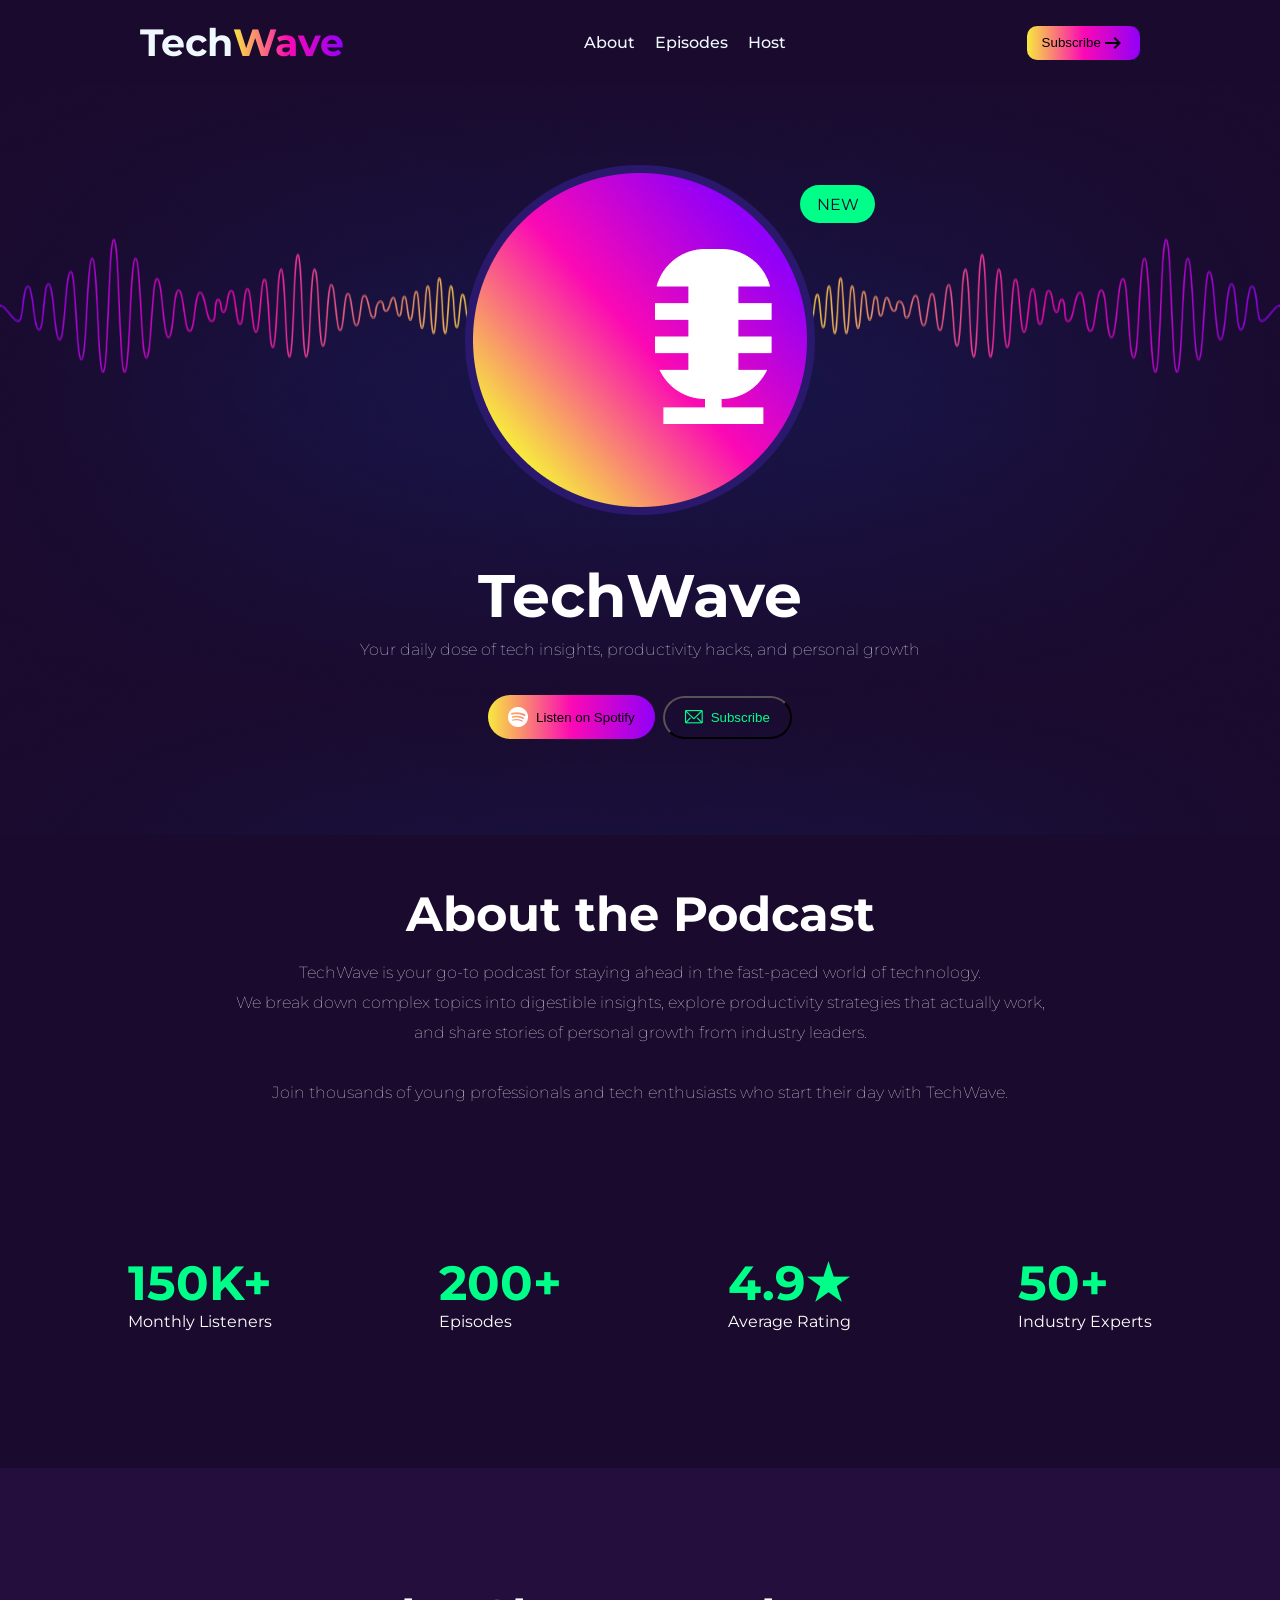
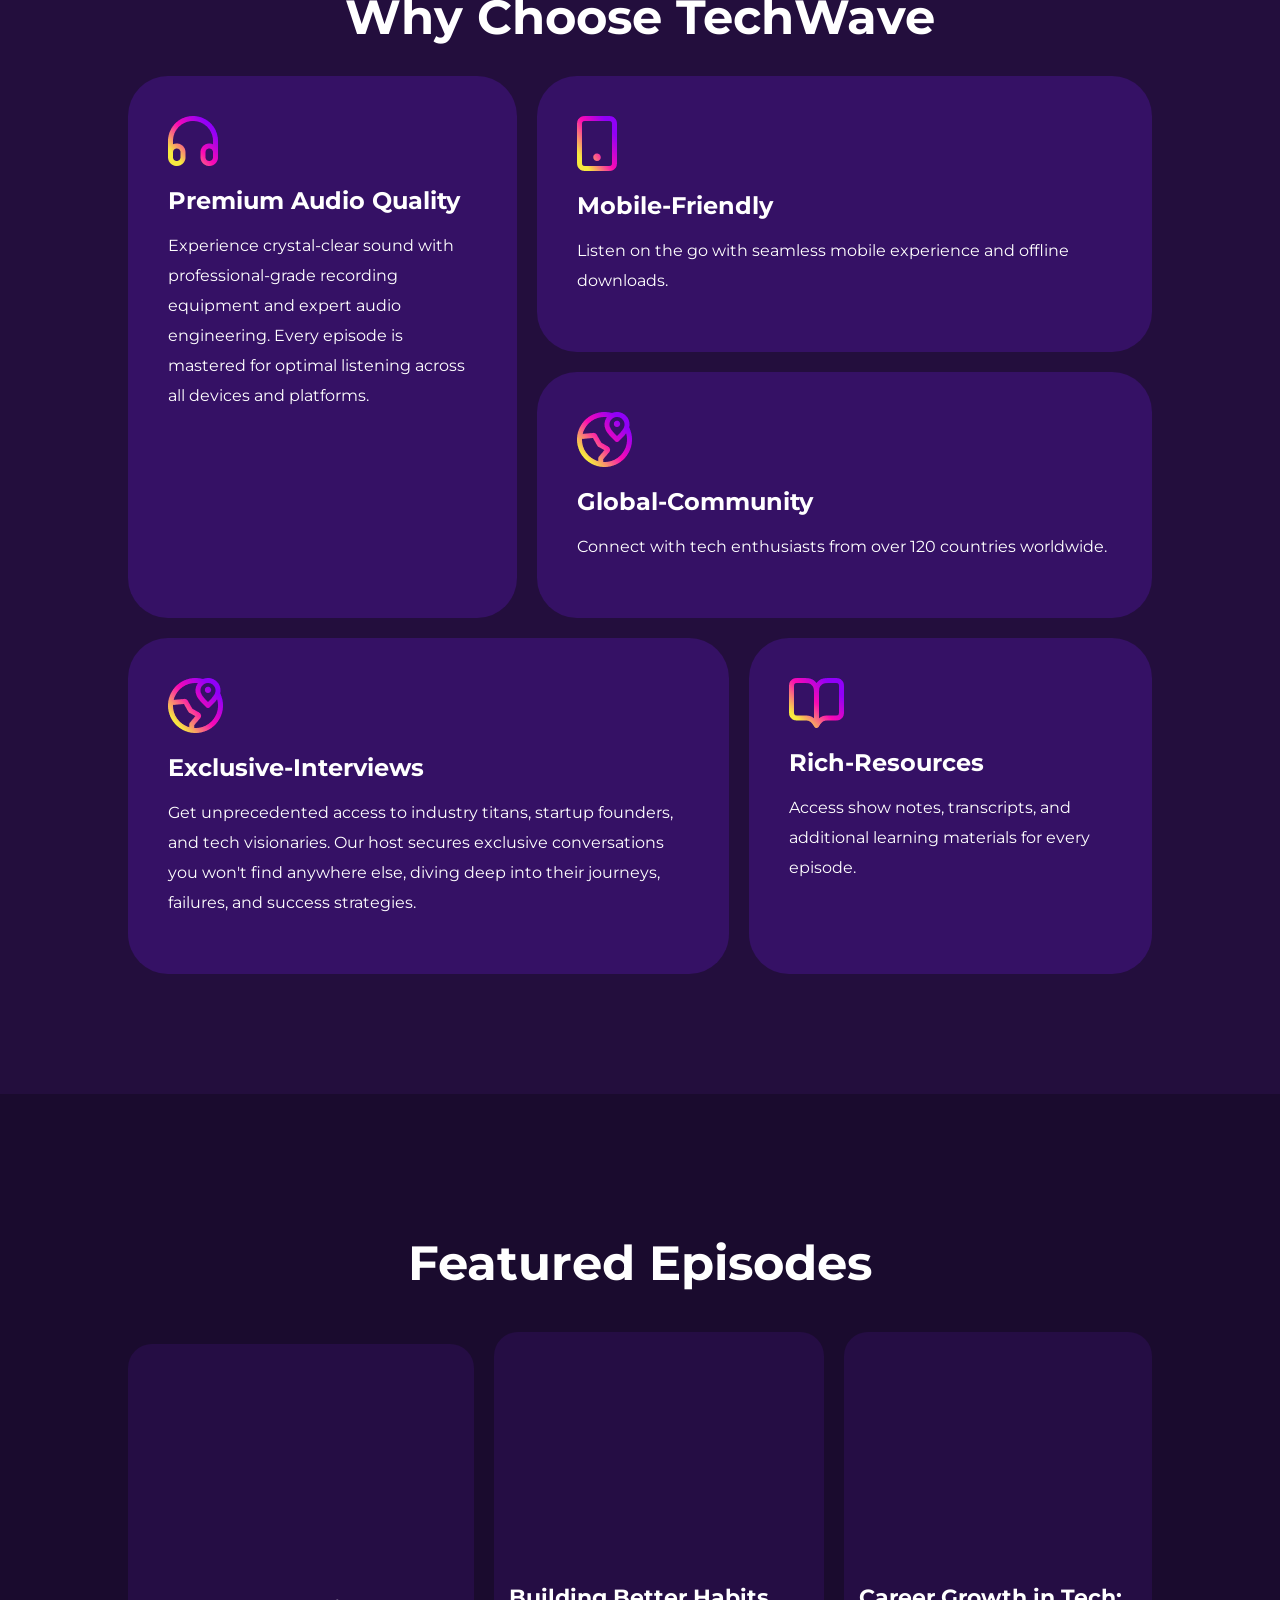
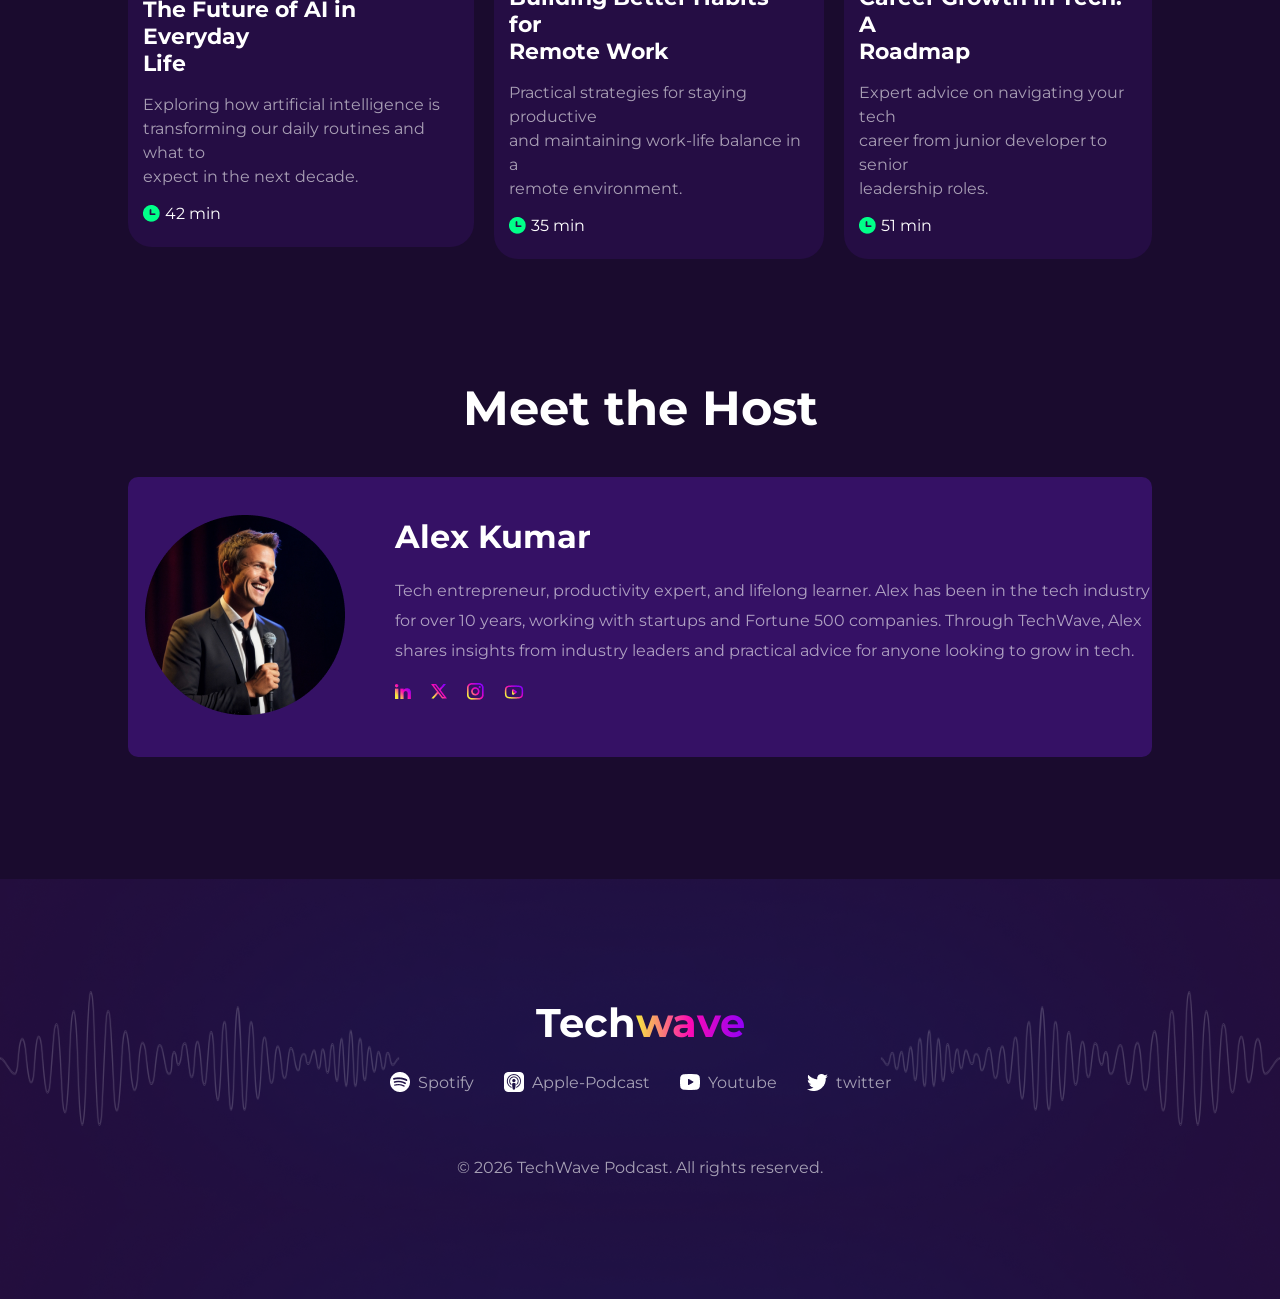
<file: index.html>
<!doctype html>
<html lang="en">
  <head>
    <meta charset="UTF-8" />
    <meta name="viewport" content="width=device-width, initial-scale=1.0" />
    <link
      rel="stylesheet"
      href="https://fonts.googleapis.com/css2?family=Material+Symbols+Outlined:opsz,wght,FILL,GRAD@24,400,0,0&icon_names=arrow_right_alt"
    />
    <link rel="preconnect" href="https://fonts.googleapis.com" />
    <link rel="preconnect" href="https://fonts.gstatic.com" crossorigin />
    <link
      href="https://fonts.googleapis.com/css2?family=Inter:ital,opsz,wght@0,14..32,100..900;1,14..32,100..900&family=Montserrat:ital,wght@0,100..900;1,100..900&display=swap"
      rel="stylesheet"
    />
    <link rel="stylesheet" href="./Style/protfolio.css" />
    <title>Assignment2</title>
  </head>
  <body class="font">
    <header>
      <nav class="top-container">
        <div class="Techwave">
          <h1>Tech<span class="wave">Wave </span></h1>
        </div>
        <ul class="Middle">
          <li>About</li>
          <li>Episodes</li>
          <li>Host</li>
        </ul>
        <button class="button-arrow">
          Subscribe
          <span class="material-symbols-outlined"> arrow_right_alt </span>
        </button>
      </nav>
      <section class="hero-bg">
        <div class="hero-pic">
          <div class="extra-div">
            <div><p class="circle-Top">NEW</p></div>
            <img
              class="hero-microphone"
              src="./B13-A02-TechWave/assets/microphone.png"
              alt="microphone"
            />
            <img
              class="hero-circle"
              src="./B13-A02-TechWave/assets/hero-circle.png"
              alt="circle"
            />
          </div>
        </div>
        <div class="hero-description">
          <h3 class="hero-head">TechWave</h3>
          <p class="hero-paragraph font">
            Your daily dose of tech insights, productivity hacks, and personal
            growth
          </p>
          <div class="botton">
            <button class="spotify">
              <img
                class="spotify-img"
                src="./B13-A02-TechWave/assets/spotify.png"
                alt=""
              />
              <span> Listen on Spotify </span>
            </button>
            <button class="Email">
              <img
                class="Email-img"
                src="./B13-A02-TechWave/assets/message.png"
                alt="message"
              />
              <span> Subscribe </span>
            </button>
          </div>
        </div>
      </section>

      <section class="contain-podcast">
        <h2 class="podcast-head">About the Podcast</h2>
        <p class="podcast-paragraph">
          TechWave is your go-to podcast for staying ahead in the fast-paced
          world of technology. <br />
          We break down complex topics into digestible insights, explore
          productivity strategies that actually work, <br />
          and share stories of personal growth from industry leaders. <br />
          <br />
          Join thousands of young professionals and tech enthusiasts who start
          their day with TechWave.
        </p>
      </section>
      <section class="statistic">
        <div class="number">
          <h1>150K+</h1>
          <p>Monthly Listeners</p>
        </div>
        <div class="number">
          <h1>200+</h1>
          <p>Episodes</p>
        </div>
        <div class="number">
          <h1>4.9★</h1>
          <p>Average Rating</p>
        </div>
        <div class="number">
          <h1>50+</h1>
          <p>Industry Experts</p>
        </div>
      </section>
    </header>
    <main>
      <section class="box-container">
        <h2 class="box-paragraph">Why Choose TechWave</h2>
        <div class="box-table">
          <div class="Premium-Audio-Quality">
            <img
              src="./B13-A02-TechWave/assets/headphone.png"
              alt="headphone"
            />
            <h4>Premium Audio Quality</h4>
            <p>
              Experience crystal-clear sound with professional-grade recording
              equipment and expert audio engineering. Every episode is mastered
              for optimal listening across all devices and platforms.
            </p>
          </div>
          <div class="Mobile-Friendly">
            <img src="./B13-A02-TechWave/assets/device.png" alt="device" />
            <h4>Mobile-Friendly</h4>
            <p>
              Listen on the go with seamless mobile experience and offline
              downloads.
            </p>
          </div>
          <div class="Global-Community">
            <img src="./B13-A02-TechWave/assets/location.png" alt="location" />

            <h4>Global-Community</h4>
            <p>
              Connect with tech enthusiasts from over 120 countries worldwide.
            </p>
          </div>
          <div class="Exclusive-Interviews">
            <img src="./B13-A02-TechWave/assets/location.png" alt="" />
            <h4>Exclusive-Interviews</h4>
            <p>
              Get unprecedented access to industry titans, startup founders, and
              tech visionaries. Our host secures exclusive conversations you
              won't find anywhere else, diving deep into their journeys,
              failures, and success strategies.
            </p>
          </div>
          <div class="Rich-Resources">
            <img src="./B13-A02-TechWave/assets/resource.png" alt="resource" />
            <h4>Rich-Resources</h4>
            <p>
              Access show notes, transcripts, and additional learning materials
              for every episode.
            </p>
          </div>
        </div>
      </section>

      <section class="contain-feature">
        <div class="feature">
          <h1 class="feature-head">Featured Episodes</h1>
          <div class="feature-card">
            <div class="card">
              <iframe
                height="315"
                src="https://www.youtube.com/embed/p5U77bZ0CEQ?si=6QBNCPRT67NS7j_D"
                title="YouTube video player"
                frameborder="0"
                allow="
                  accelerometer;
                  autoplay;
                  clipboard-write;
                  encrypted-media;
                  gyroscope;
                  picture-in-picture;
                  web-share;
                "
                referrerpolicy="strict-origin-when-cross-origin"
                allowfullscreen
              ><img src="./B13-A02-TechWave/assets/youtube.png" alt="youtubes" /></iframe>
              <div class="Card-Head"><h4>The Future of AI in Everyday <br />Life</h4></div>
              <p>
                Exploring how artificial intelligence is <br />
                transforming our daily routines and what to <br />
                expect in the next decade.
              </p>
              <div class="clock">
                <img
                  src="./B13-A02-TechWave/assets/clock.png"
                  alt="clock-pic"
                />
                <span>42 min</span>
              </div>
            </div>
            <div class="card">
              <iframe
                height="315"
                src="https://www.youtube.com/embed/kRS5ficucNM?si=6SdQB9N6VylU1PsK"
                title="YouTube video player"
                frameborder="0"
                allow="
                  accelerometer;
                  autoplay;
                  clipboard-write;
                  encrypted-media;
                  gyroscope;
                  picture-in-picture;
                  web-share;
                "
                referrerpolicy="strict-origin-when-cross-origin"
                allowfullscreen
              >
                <img src="./B13-A02-TechWave/assets/youtube.png" alt="youtubes"
              /></iframe>
              <div class="Card-Head"><h4>
                Building Better Habits for <br />
                Remote Work
              </h4></div>
              <p>
                Practical strategies for staying productive <br />
                and maintaining work-life balance in a <br />
                remote environment.
              </p>
              <div class="clock">
                <img
                  src="./B13-A02-TechWave/assets/clock.png"
                  alt="clock-pic"
                />
                <span>35 min</span>
              </div>
            </div>
            <div class="card">
              <iframe
                height="315"
                src="https://www.youtube.com/embed/bCkfU_wHPcY?si=Suu5yuQ8s5is9w0o"
                title="YouTube video player"
                frameborder="0"
                allow="
                  accelerometer;
                  autoplay;
                  clipboard-write;
                  encrypted-media;
                  gyroscope;
                  picture-in-picture;
                  web-share;
                "
                referrerpolicy="strict-origin-when-cross-origin"
                allowfullscreen
              ></iframe>
              
              <div class="Card-Head"><h4>Career Growth in Tech: A <br />Roadmap</h4></div>
              <p>
                Expert advice on navigating your tech <br />
                career from junior developer to senior <br />
                leadership roles.
              </p>
              <div class="clock">
                <img
                  src="./B13-A02-TechWave/assets/clock.png"
                  alt="clock-pic"
                />
                <span>51 min</span>
              </div>
            </div>
          </div>
        </div>
      </section>
      <section class="Host-contain">
      <h1 class="Host-head">Meet the Host</h1>
      <div class="Host-part">
        <div class="Host-image">
          <img src="./B13-A02-TechWave/assets/host.png" alt="host-picture" />
        </div>
        <div class="Host-Details">
          <h3 class="Host-name">Alex Kumar</h3>
          <p class="Host-paragraph">
            Tech entrepreneur, productivity expert, and lifelong learner. Alex
            has been in the tech industry for over 10 years, working with
            startups and Fortune 500 companies. Through TechWave, Alex shares
            insights from industry leaders and practical advice for anyone
            looking to grow in tech.
            <div class="Host-icon">
<img src="./B13-A02-TechWave/assets/linkedin.png" alt="">
<img src="./B13-A02-TechWave/assets/x.png" alt="">
<img src="./B13-A02-TechWave/assets/instagram.png" alt="">
<img src="./B13-A02-TechWave/assets/youtube.png" alt="">

            </div>
          </p>
        </div>
      </div>
    </section>
    </main>
    
    <footer>
      <div class="foot-contain">
        <h1 class="Techwave2">Tech<span class="wave">wave</span></h1>
<div class="Footer-icon-part">
<div class="footer-icon"><img src="./B13-A02-TechWave/assets/spotify.png" alt=""> <Span>Spotify</span></div>



<div class="footer-icon"> <img src="./B13-A02-TechWave/assets/apple-podcast.png" alt=""> <span>Apple-Podcast</span></div> 

<div class="footer-icon"> <img src="./B13-A02-TechWave/assets/youtube-podcast.png" alt=""> <span>Youtube</span></div> 

<div class="footer-icon"> <img src="./B13-A02-TechWave/assets/twitter.png" alt=""> <span>twitter</span></div> 


</div>
<div class="copy">&COPY; 2026 TechWave Podcast. All rights reserved.</div>

      </div>
      


    </footer>
  </body>
</html>
</file>
<file: Style/protfolio.css>
*{
margin: 0;
padding: 0;
box-sizing: border-box;

}
body{

background-color: #1A0B2E;

}

.font {
  
  font-family: "Montserrat", sans-serif;
  font-optical-sizing: auto;
}

/* navbar */
.top-container{
width: 100%;
padding: 20px;
color: aliceblue;
background-color: #1A0B2E;
opacity: 100%;
display: flex;
align-items: center;
justify-content: space-around;

}
.Techwave{

  font-weight: bolder;
  font-size: 25px;

  
}

.wave{

    background: linear-gradient(to right, #F7E93F, #FB09B4, #9100F8);
  background-clip: text;
  color: transparent;
  
}
.Middle{
list-style-type: none;
display: flex;
gap:20px;
font-size: 16px;
font-weight: 500;

}
.button-arrow{

    background: linear-gradient(to right, #F7E93F, #FB09B4, #9100F8);
display: inline-flex;
align-items: center;
padding: 5px 15px;
border: none;
border-radius:10px;
}

.hero-bg{
  
  height: 750px;
background-image: url("../B13-A02-TechWave/assets/hero-bg.png");
background-size: contain;
text-align: center;
padding-top: 80px;





}
/* .hero-pic{
border: 1px solid greenyellow;



} */

.extra-div{
position: relative;


}

.circle-Top{
  width: 75px;
  height: 38px;
  color: #1A0B2E;
  background-color: #00FF88;
  padding: 10px;
  border-radius: 10000px;
  position: absolute;
  top:20px;
  left: 800px;
  

  

}
.hero-microphone{

position: absolute;
top: 84px;
left: 655px;




}
.hero-description{
margin-top: 40px;

}

.hero-head{
font-size: 60px;
font-weight: bolder;
color: #FFFFFF;
padding-bottom: 8px;

}

.hero-paragraph{

font-size: 16px;
font-weight: lighter;
color:#FFFFFF;



}

.botton{
display: flex;
justify-content: center;
align-items: center;
gap: 8px;
margin-top: 20px;

}




.spotify{
display: flex;
justify-content: center;
align-items: center;
gap: 8px;
background: linear-gradient(to right, #F7E93F, #FB09B4, #9100F8);
padding: 12px 20px;
border: none;
border-radius: 10000px;

}

.Email{
display: flex;
justify-content: center;
align-items: center;
gap: 8px;
color:#00FF88;
padding: 12px 20px;
background-color: transparent;
border-radius: 10000px;


}

/* podcast */

.contain-podcast{

margin-top: 50px;
padding: 50px;
text-align: center;
color: #FFFFFF;
width: 80%;
margin: 0 auto;


}

.podcast-head{
font-size: 48px;
font-weight: bold;
margin-bottom: 15px;

}
.podcast-paragraph{

line-height: 30px;

font-weight: lighter;


}

/* Stat */

.statistic{

margin-top: 80px;
display: flex;
justify-content: space-between;
padding-bottom: 120px;
width: 80%;

margin: 80px auto 0px auto;

}
.statistic h1{
color: #00FF88;
font-size: 48px;

}

.statistic p{
  line-height: 20px;
color: #FFFFFF;

}

/* box */
.Premium-Audio-Quality{
  grid-area: Premium-Audio-Quality;
}
.Mobile-Friendly{
  grid-area: Mobile-Friendly;
}
.Global-Community{
grid-area: Global-Community;

}
.Exclusive-Interviews{
  grid-area: Exclusive-Interviews;
}
.Rich-Resources{
  grid-area: Rich-Resources;
}

.box-table{
  color: #FFFFFF;
  display: grid;
  
  /* background-color: #230E3D; */
  gap:20px;
  width: 80%;
  margin: 0 auto;
  
  
grid-template-areas: 
"Premium-Audio-Quality Mobile-Friendly Mobile-Friendly"
"Premium-Audio-Quality Mobile-Friendly Mobile-Friendly"
"Premium-Audio-Quality Global-Community Global-Community"
"Premium-Audio-Quality Global-Community Global-Community"
"Exclusive-Interviews Exclusive-Interviews Rich-Resources"
"Exclusive-Interviews Exclusive-Interviews Rich-Resources"



}
.Premium-Audio-Quality, .Mobile-Friendly, .Global-Community, .Exclusive-Interviews, .Rich-Resources{
  background-color: #351165;
}
.box-container{
color: #FFFFFF;
width: 80%;
margin: 0 auto;
 background-color: #230E3D;
 width: 100%;
 padding: 120px 0px 120px 0px;

}


.box-paragraph{ font-size: 48px; font-weight: bold; text-align: center; padding-bottom: 30px;}

.box-table img,h4,p{
padding-bottom: 16px;


}
.box-table p{
line-height: 30px;


}
.box-table h4{
padding-bottom: 16px;
font-size: 24px;
font-weight: bold;

}
.box-table div{

padding: 40px;
border-radius: 40px;



}

/* Feature */

.contain-feature{
margin-top: 20px;


}
.feature-head{
color: #FFFFFF;
padding-top: 120px;
text-align: center;
font-size: 48px;
}

.clock{
display: flex;
align-items: center;
gap: 5px;
padding: 0px 24px 24px 15px ;

}

.contain-feature iframe{
  width: 100%;
  height: 224px;
}
.Card-Head{
  padding: 24px 24px 0px 15px ;
  font-size: 22px;
  font-weight: bold;
}
.contain-feature p{
  padding: 0px 15px 15px 15px;
  line-height: 24px;
  font-size: 16px;
  opacity: .6;
}

.card{
color: #FFFFFF;
border-radius: 24px;
background-color: #250D44;


}
.feature-card{
display: flex;
justify-content: space-between;
align-items: center;
width: 80%;
margin: 0 auto;
margin-top: 40px;
column-gap: 20px ;

}

.card iframe{

border-radius: 20px 20px 0px 0px ;
}



/* Host-Part */

.Host-contain{
color: #FFFFFF;
margin-top: 120px;
height: 380px;
width: 80%;
margin: 120px auto;

}
.Host-head{
font-weight: bold;
font-size: 48px;
padding-bottom: 40px;
text-align: center;

}

.Host-image img{

padding-left: 17px;

}


.Host-part{
display: flex;
justify-content: space-between;
align-items: center;
gap: 50px;
background-color: #351165;
border-radius: 10px;
height: 280px;

}
.Host-name{
font-size: 32px ;
font-weight: bold;
padding-bottom: 20px;


}
.Host-paragraph{
 line-height: 30px;
 opacity: .6;


}

.Host-icon{
display: flex;
align-items: center;
gap: 20px;


}

/* Footer  */
footer{
  background-image: url("../B13-A02-TechWave/assets/footer-bg.png");
  background-size: contain;
  width: 100%;
  height: 420px;

}


.Techwave2{

  color: #FFFFFF;
  font-size: 40px;
}

 .foot-contain
 {
 

margin-top: 120px;
text-align: center;
height: 420px;
display: flex;
align-items: center;
justify-content: center;
flex-direction: column;

 }


.footer-icon{
  
  display: flex;
  justify-content: center;
  align-items: center;
  gap: 8px  ;
  
  
} 
.Footer-icon-part{
  display: flex; 
   justify-content: center; 
  align-items: center;
  color: #FFFFFF;
  gap: 30px  ;
  margin-top: 25px;
  margin-bottom: 32px;

}
.Footer-icon-part span{
  opacity: .6;
}

.footer-icon p{

color: #FFFFFF;

}
.copy{
color: #FFFFFF;
line-height: 24px;
margin-top: 32px;
opacity: .6;

}

/* Responsive Design */


@media screen and (max-width:440px) {


body{

  max-width: 440px;
width: 80%;

}
.nav{width: 80%;}

.Techwave{font: size 10px; }



.Middle, .button-arrow{display: none;}
.statistic{display: grid;
grid-template-columns: repeat(2,1fr);
column-gap: 10px;

}
.box-container{
width: 80%;

}
.box-paragraph{ font-size: 25px; }
.box-table{
  
   
grid-template-areas: 
"Premium-Audio-Quality"
"Mobile-Friendly"
"Global-Community"
"Exclusive-Interviews"
"Rich-Resources"

}









.feature-card{
display: grid;
gap: 20px ;
grid-template-columns: repeat(1,1fr)

}
.Host-contain{

width: 80%;
}

.Host-part{
  display: grid;
  grid-template-rows: repeat(2,1fr);




}



footer{
  
background-repeat: no-repeat;
background-size: cover;
width: 80%;
margin: 0 auto;



}
/* .foot-contain{

width: %;
width: 80%;


} */
.Footer-icon-part{

  display: grid;
  grid-template-columns: repeat(2,1fr);


}




  
}
</file>
